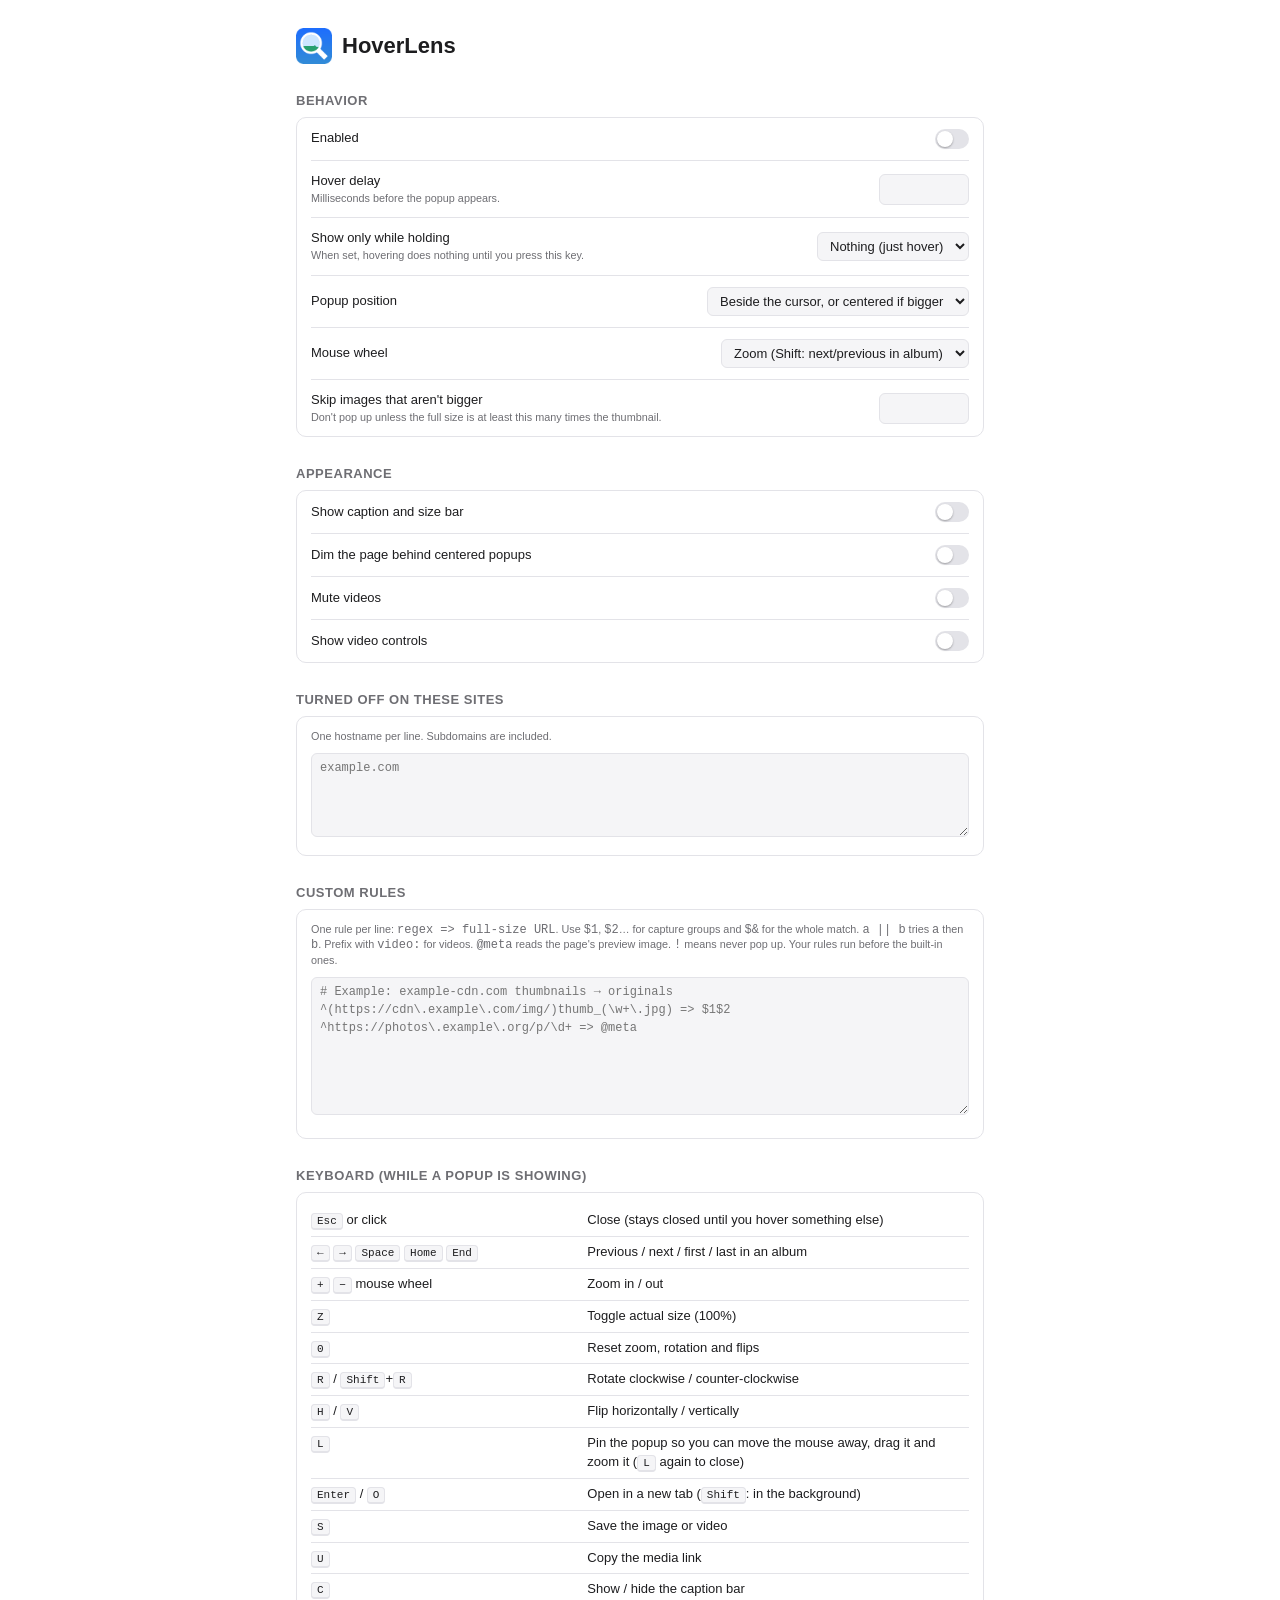
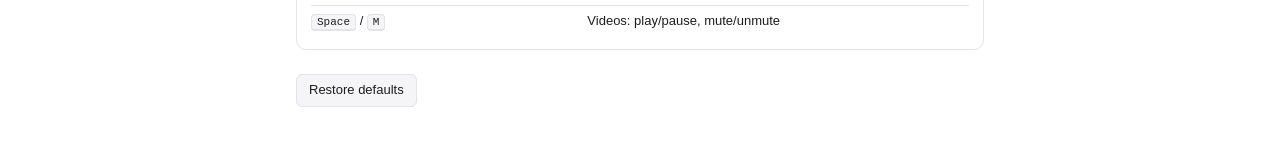
<file: Extension/options.html>
<!doctype html>
<html>
<head>
<meta charset="utf-8">
<meta name="viewport" content="width=device-width, initial-scale=1">
<title>HoverLens Settings</title>
<link rel="stylesheet" href="ui.css">
<style>
  main { max-width: 720px; margin: 0 auto; padding: 28px 16px 60px; }
  header { display: flex; align-items: center; gap: 10px; margin-bottom: 18px; }
  header img { width: 36px; height: 36px; }
  h1 { font-size: 22px; margin: 0; }
  h2 { font-size: 13px; text-transform: uppercase; letter-spacing: .04em; color: var(--muted); margin: 28px 0 6px; }
  .card { border: 1px solid var(--line); border-radius: 10px; padding: 0 14px; }
  .row { display: flex; align-items: center; justify-content: space-between; gap: 16px; padding: 11px 0; border-top: 1px solid var(--line); }
  .row:first-child { border-top: 0; }
  .row small { display: block; color: var(--muted); }
  .block { padding: 12px 0; }
  .block small { display: block; color: var(--muted); margin-bottom: 8px; }
  input[type=number] { width: 90px; }
  #status { position: fixed; right: 16px; bottom: 16px; background: var(--accent); color: #fff; padding: 6px 12px; border-radius: 6px; opacity: 0; transition: opacity .2s; }
  #status.on { opacity: 1; }
  #ruleErrors { color: var(--err); font-size: 12px; white-space: pre-line; margin-top: 6px; }
  table { width: 100%; border-collapse: collapse; }
  td { padding: 6px 0; border-top: 1px solid var(--line); vertical-align: top; }
  tr:first-child td { border-top: 0; }
  td:first-child { width: 42%; white-space: nowrap; }
  code { font: 12px ui-monospace, Menlo, monospace; }
  .actions { margin-top: 24px; display: flex; gap: 8px; }
</style>
</head>
<body>
<main>
  <header><img src="images/icon-96.png" alt=""><h1>HoverLens</h1></header>

  <h2>Behavior</h2>
  <div class="card">
    <label class="row"><span>Enabled</span><input type="checkbox" class="switch" data-k="enabled"></label>
    <label class="row"><span>Hover delay<small>Milliseconds before the popup appears.</small></span><input type="number" min="0" max="3000" step="50" data-k="delay"></label>
    <label class="row"><span>Show only while holding<small>When set, hovering does nothing until you press this key.</small></span>
      <select data-k="trigger"><option value="none">Nothing (just hover)</option><option value="shift">Shift</option><option value="alt">Option</option><option value="ctrl">Control</option><option value="meta">Command</option></select></label>
    <label class="row"><span>Popup position</span>
      <select data-k="displayMode"><option value="auto">Beside the cursor, or centered if bigger</option><option value="side">Always beside the cursor</option><option value="center">Always centered</option></select></label>
    <label class="row"><span>Mouse wheel</span>
      <select data-k="wheel"><option value="zoom">Zoom (Shift: next/previous in album)</option><option value="album">Next/previous in album (Shift: zoom)</option><option value="off">Scroll the page</option></select></label>
    <label class="row"><span>Skip images that aren't bigger<small>Don't pop up unless the full size is at least this many times the thumbnail.</small></span><input type="number" min="1" max="5" step="0.05" data-k="minScaleUp"></label>
  </div>

  <h2>Appearance</h2>
  <div class="card">
    <label class="row"><span>Show caption and size bar</span><input type="checkbox" class="switch" data-k="showBar"></label>
    <label class="row"><span>Dim the page behind centered popups</span><input type="checkbox" class="switch" data-k="backdrop"></label>
    <label class="row"><span>Mute videos</span><input type="checkbox" class="switch" data-k="videoMuted"></label>
    <label class="row"><span>Show video controls</span><input type="checkbox" class="switch" data-k="videoControls"></label>
  </div>

  <h2>Turned off on these sites</h2>
  <div class="card"><div class="block">
    <small>One hostname per line. Subdomains are included.</small>
    <textarea rows="4" data-k="blacklist" spellcheck="false" placeholder="example.com"></textarea>
  </div></div>

  <h2>Custom rules</h2>
  <div class="card"><div class="block">
    <small>One rule per line: <code>regex =&gt; full-size URL</code>. Use <code>$1</code>, <code>$2</code>… for capture groups and <code>$&amp;</code> for the whole match.
      <code>a || b</code> tries <code>a</code> then <code>b</code>. Prefix with <code>video:</code> for videos.
      <code>@meta</code> reads the page's preview image. <code>!</code> means never pop up. Your rules run before the built-in ones.</small>
    <textarea rows="7" data-k="userRules" spellcheck="false" placeholder="# Example: example-cdn.com thumbnails → originals&#10;^(https://cdn\.example\.com/img/)thumb_(\w+\.jpg) => $1$2&#10;^https://photos\.example\.org/p/\d+ => @meta"></textarea>
    <div id="ruleErrors"></div>
  </div></div>

  <h2>Keyboard (while a popup is showing)</h2>
  <div class="card"><div class="block"><table>
    <tr><td><kbd>Esc</kbd> or click</td><td>Close (stays closed until you hover something else)</td></tr>
    <tr><td><kbd>←</kbd> <kbd>→</kbd> <kbd>Space</kbd> <kbd>Home</kbd> <kbd>End</kbd></td><td>Previous / next / first / last in an album</td></tr>
    <tr><td><kbd>+</kbd> <kbd>−</kbd> mouse wheel</td><td>Zoom in / out</td></tr>
    <tr><td><kbd>Z</kbd></td><td>Toggle actual size (100%)</td></tr>
    <tr><td><kbd>0</kbd></td><td>Reset zoom, rotation and flips</td></tr>
    <tr><td><kbd>R</kbd> / <kbd>Shift</kbd>+<kbd>R</kbd></td><td>Rotate clockwise / counter-clockwise</td></tr>
    <tr><td><kbd>H</kbd> / <kbd>V</kbd></td><td>Flip horizontally / vertically</td></tr>
    <tr><td><kbd>L</kbd></td><td>Pin the popup so you can move the mouse away, drag it and zoom it (<kbd>L</kbd> again to close)</td></tr>
    <tr><td><kbd>Enter</kbd> / <kbd>O</kbd></td><td>Open in a new tab (<kbd>Shift</kbd>: in the background)</td></tr>
    <tr><td><kbd>S</kbd></td><td>Save the image or video</td></tr>
    <tr><td><kbd>U</kbd></td><td>Copy the media link</td></tr>
    <tr><td><kbd>C</kbd></td><td>Show / hide the caption bar</td></tr>
    <tr><td><kbd>Space</kbd> / <kbd>M</kbd></td><td>Videos: play/pause, mute/unmute</td></tr>
  </table></div></div>

  <div class="actions"><button id="reset">Restore defaults</button></div>
</main>
<div id="status">Saved</div>
<script src="defaults.js"></script>
<script src="rules.js"></script>
<script src="options.js"></script>
</body>
</html>
</file>
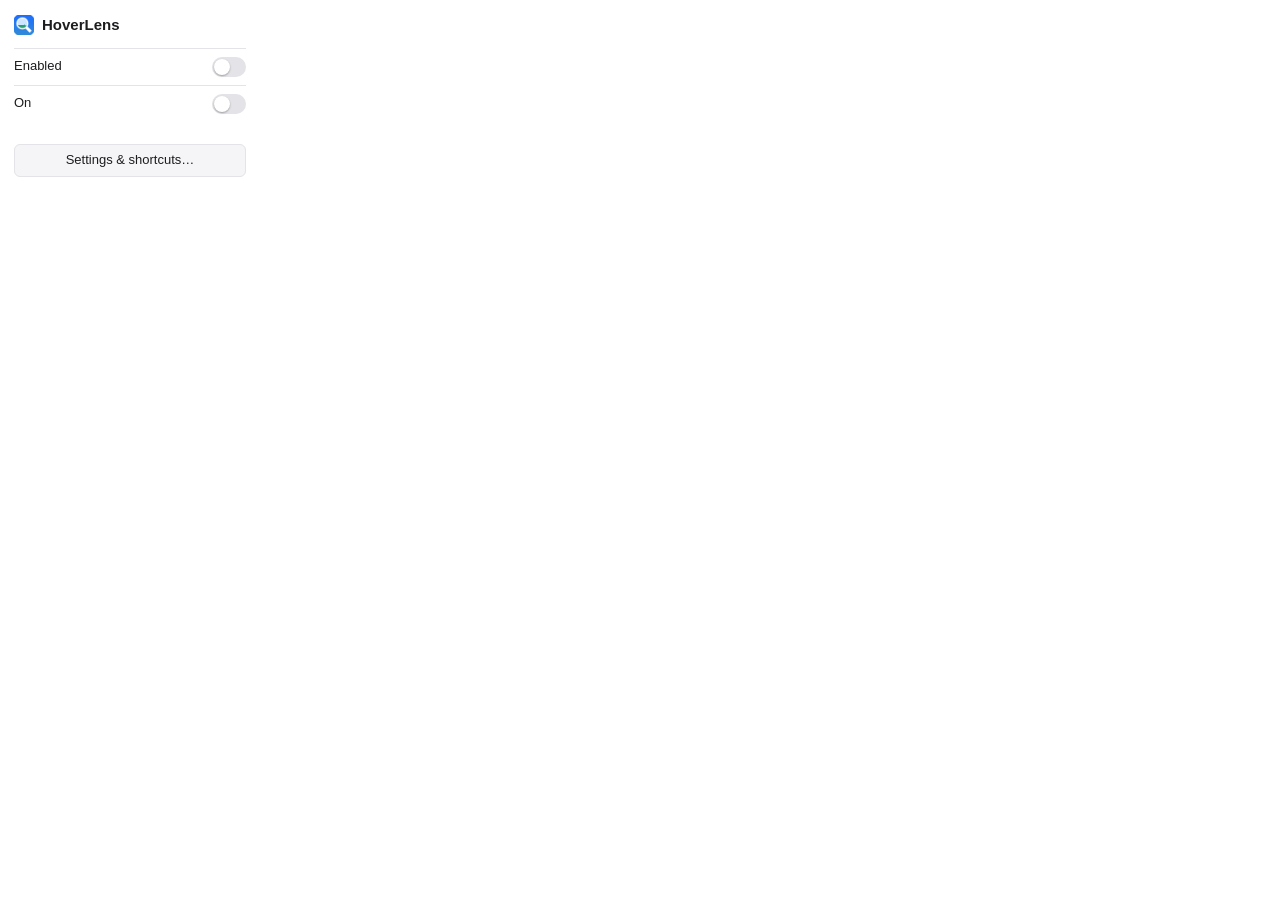
<file: Extension/popup.html>
<!doctype html>
<html>
<head>
<meta charset="utf-8">
<link rel="stylesheet" href="ui.css">
<style>
  body { width: 260px; padding: 14px; }
  h1 { font-size: 15px; margin: 0 0 12px; display: flex; align-items: center; gap: 8px; }
  h1 img { width: 20px; height: 20px; }
  .row { display: flex; justify-content: space-between; align-items: center; padding: 8px 0; border-top: 1px solid var(--line); gap: 10px; }
  .row span { overflow: hidden; text-overflow: ellipsis; white-space: nowrap; }
  .muted { color: var(--muted); font-size: 12px; }
  button.link { margin-top: 10px; width: 100%; }
</style>
</head>
<body>
  <h1><img src="images/icon-48.png" alt="">HoverLens</h1>
  <label class="row"><span>Enabled</span><input type="checkbox" id="enabled" class="switch"></label>
  <label class="row" id="siteRow"><span>On <b id="host"></b></span><input type="checkbox" id="site" class="switch"></label>
  <p class="muted" id="note"></p>
  <button class="link" id="settings">Settings &amp; shortcuts…</button>
  <script src="defaults.js"></script>
  <script src="popup.js"></script>
</body>
</html>
</file>
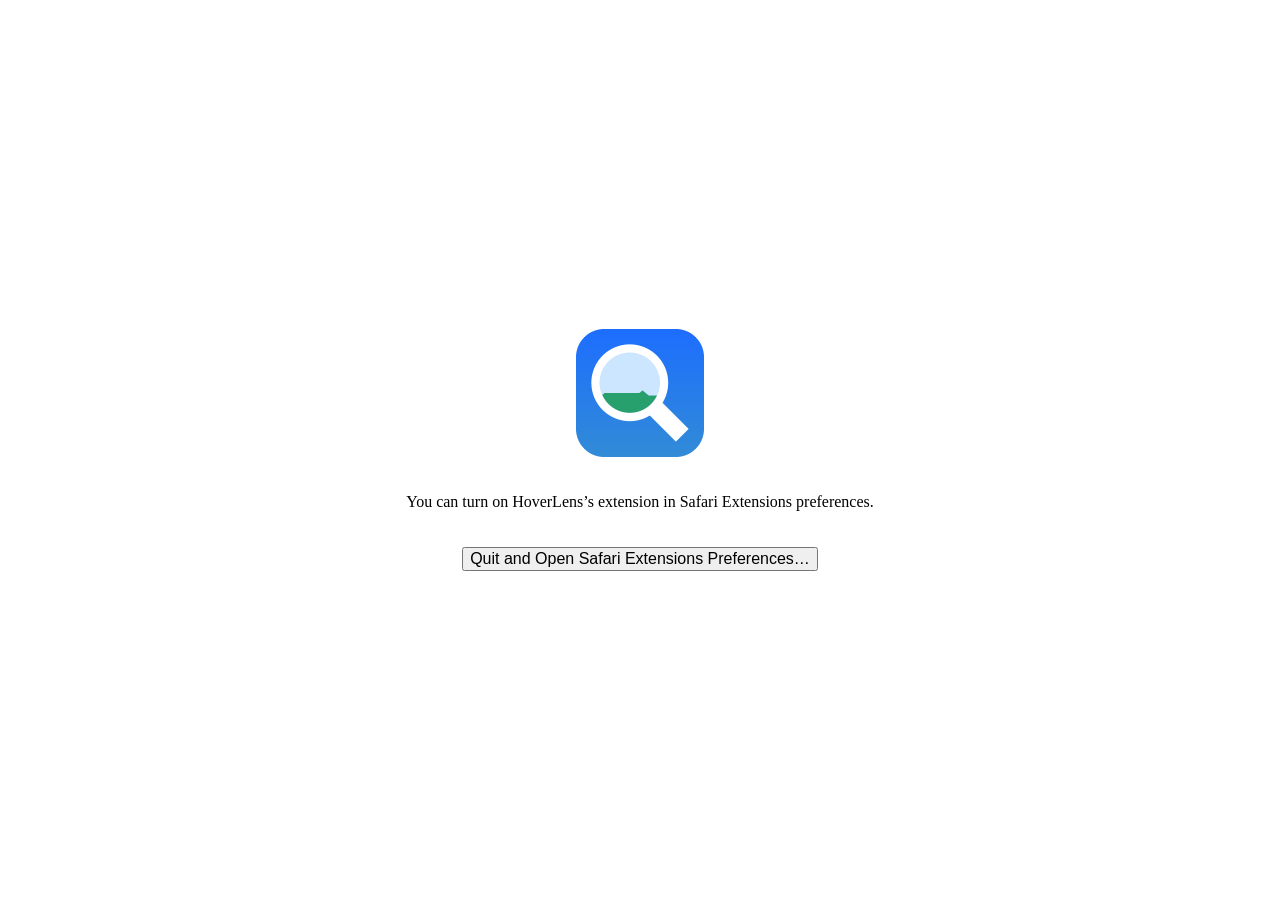
<file: App/HoverLens/HoverLens/Resources/Base.lproj/Main.html>
<!DOCTYPE html>
<html>
<head>
    <meta http-equiv="Content-Type" content="text/html; charset=utf-8">
    <meta http-equiv="Content-Security-Policy" content="default-src 'self'">

    <meta name="viewport" content="width=device-width, initial-scale=1, user-scalable=no">

    <link rel="stylesheet" href="../Style.css">
    <script src="../Script.js" defer></script>
</head>
<body>
    <img src="../Icon.png" width="128" height="128" alt="HoverLens Icon">
    <p class="state-unknown">You can turn on HoverLens’s extension in Safari Extensions preferences.</p>
    <p class="state-on">HoverLens’s extension is currently on. You can turn it off in Safari Extensions preferences.</p>
    <p class="state-off">HoverLens’s extension is currently off. You can turn it on in Safari Extensions preferences.</p>
    <button class="open-preferences">Quit and Open Safari Extensions Preferences…</button>
</body>
</html>
</file>
<file: Extension/ui.css>
:root {
  color-scheme: light dark;
  --bg: #ffffff; --fg: #1d1d1f; --muted: #6e6e73; --line: #e3e3e8; --field: #f5f5f7; --accent: #0a6cff; --err: #d70015;
}
@media (prefers-color-scheme: dark) {
  :root { --bg: #1e1e1f; --fg: #f2f2f7; --muted: #98989f; --line: #38383a; --field: #2c2c2e; --accent: #3d8bfd; --err: #ff6961; }
}
* { box-sizing: border-box; }
body { margin: 0; background: var(--bg); color: var(--fg); font: 13px/1.45 -apple-system, BlinkMacSystemFont, "Helvetica Neue", sans-serif; }
input, select, textarea, button { font: inherit; color: inherit; }
input[type=number], select, textarea { background: var(--field); border: 1px solid var(--line); border-radius: 6px; padding: 5px 8px; }
textarea { width: 100%; font: 12px/1.5 ui-monospace, Menlo, monospace; resize: vertical; }
button { background: var(--field); border: 1px solid var(--line); border-radius: 6px; padding: 6px 12px; cursor: pointer; }
button:hover { border-color: var(--accent); }
input.switch { appearance: none; -webkit-appearance: none; width: 34px; height: 20px; border-radius: 10px; background: var(--line); position: relative; cursor: pointer; flex: none; margin: 0; transition: background .15s; }
input.switch::after { content: ""; position: absolute; top: 2px; left: 2px; width: 16px; height: 16px; border-radius: 50%; background: #fff; box-shadow: 0 1px 2px rgba(0,0,0,.3); transition: left .15s; }
input.switch:checked { background: var(--accent); }
input.switch:checked::after { left: 16px; }
kbd { font: 11px ui-monospace, Menlo, monospace; background: var(--field); border: 1px solid var(--line); border-bottom-width: 2px; border-radius: 4px; padding: 1px 5px; }
</file>
<file: App/HoverLens/HoverLens/Resources/Style.css>
* {
    -webkit-user-select: none;
    -webkit-user-drag: none;
    cursor: default;
}

:root {
    color-scheme: light dark;

    --spacing: 20px;
}

html {
    height: 100%;
}

body {
    display: flex;
    align-items: center;
    justify-content: center;
    flex-direction: column;

    gap: var(--spacing);
    margin: 0 calc(var(--spacing) * 2);
    height: 100%;

    font: -apple-system-short-body;
    text-align: center;
}

body:not(.state-on, .state-off) :is(.state-on, .state-off) {
    display: none;
}

body.state-on :is(.state-off, .state-unknown) {
    display: none;
}

body.state-off :is(.state-on, .state-unknown) {
    display: none;
}

button {
    font-size: 1em;
}
</file>
